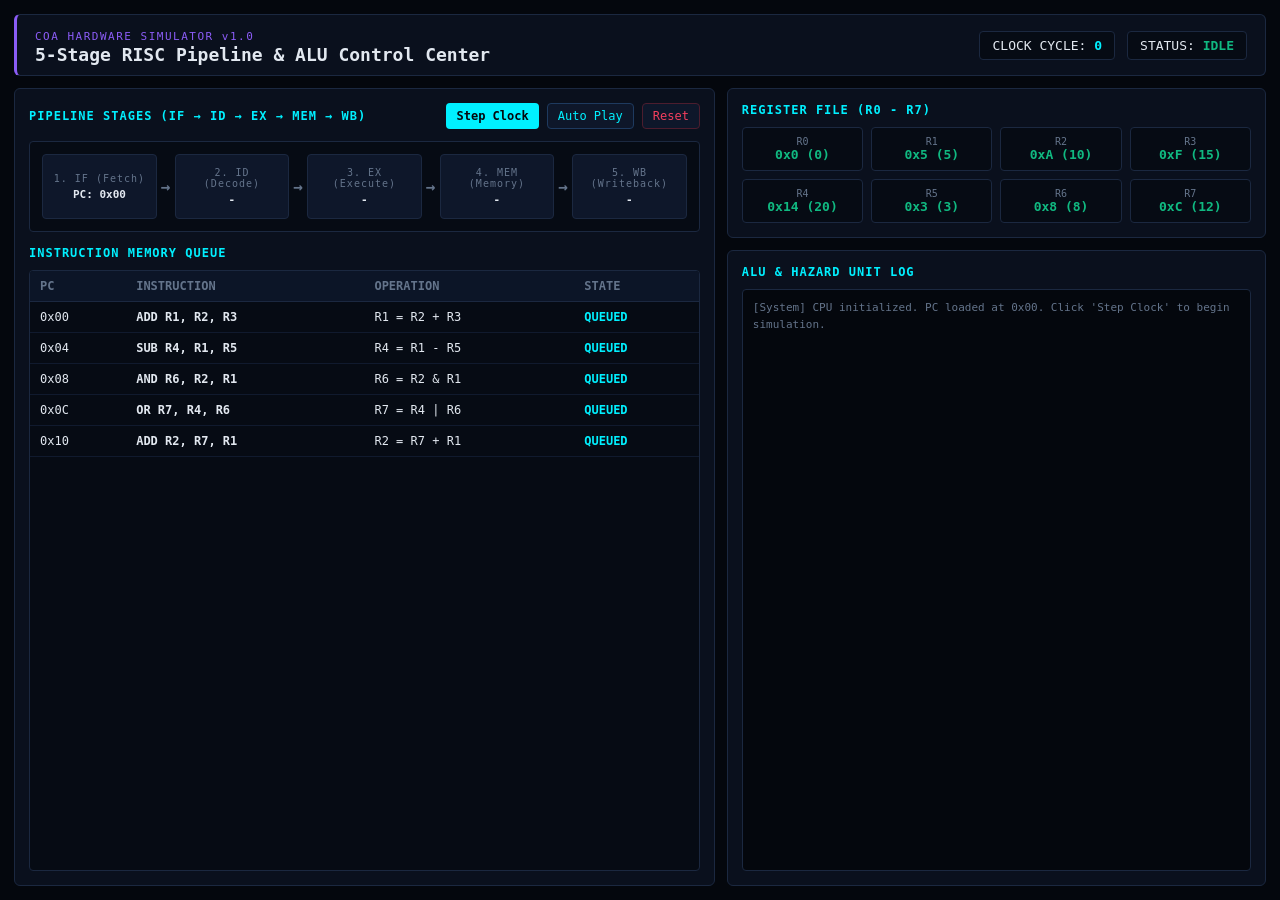
<file: CPU-pipeline-project/index.html>
<!DOCTYPE html>
<html lang="en">
<head>
  <meta charset="UTF-8" />
  <meta name="viewport" content="width=device-width, initial-scale=1.0" />
  <title>CPU Pipeline & Instruction Fetch Simulator</title>
  <link rel="stylesheet" href="style.css" />
</head>
<body>
  <div class="hud-container">
    <!-- Header -->
    <header class="hud-header">
      <div class="title-group">
        <span class="badge">COA HARDWARE SIMULATOR v1.0</span>
        <h1>5-Stage RISC Pipeline & ALU Control Center</h1>
      </div>
      <div class="status-pills">
        <div class="pill">CLOCK CYCLE: <span id="clock-cycle" class="cyan">0</span></div>
        <div class="pill">STATUS: <span id="sim-status" class="emerald">IDLE</span></div>
      </div>
    </header>

    <!-- Workspace Grid -->
    <main class="workspace">
      <!-- Left Column: Pipeline Datapath & Stages -->
      <section class="left-col">
        <div class="card flex-card">
          <div class="card-header-row">
            <h3>PIPELINE STAGES (IF → ID → EX → MEM → WB)</h3>
            <div class="controls">
              <button onclick="stepClock()" class="action-btn primary">Step Clock</button>
              <button onclick="toggleAutoRun()" id="auto-btn" class="action-btn">Auto Play</button>
              <button onclick="resetPipeline()" class="action-btn danger">Reset</button>
            </div>
          </div>
          
          <div class="pipeline-datapath">
            <div class="stage-box" id="stage-if">
              <span class="st-title">1. IF (Fetch)</span>
              <div class="st-content" id="content-if">PC: 0x00</div>
            </div>
            <div class="pipeline-connector">→</div>
            <div class="stage-box" id="stage-id">
              <span class="st-title">2. ID (Decode)</span>
              <div class="st-content" id="content-id">-</div>
            </div>
            <div class="pipeline-connector">→</div>
            <div class="stage-box" id="stage-ex">
              <span class="st-title">3. EX (Execute)</span>
              <div class="st-content" id="content-ex">-</div>
            </div>
            <div class="pipeline-connector">→</div>
            <div class="stage-box" id="stage-mem">
              <span class="st-title">4. MEM (Memory)</span>
              <div class="st-content" id="content-mem">-</div>
            </div>
            <div class="pipeline-connector">→</div>
            <div class="stage-box" id="stage-wb">
              <span class="st-title">5. WB (Writeback)</span>
              <div class="st-content" id="content-wb">-</div>
            </div>
          </div>

          <h3>INSTRUCTION MEMORY QUEUE</h3>
          <div class="instruction-list-wrapper">
            <table class="inst-table">
              <thead>
                <tr>
                  <th>PC</th>
                  <th>INSTRUCTION</th>
                  <th>OPERATION</th>
                  <th>STATE</th>
                </tr>
              </thead>
              <tbody id="instruction-tbody">
                <!-- Injected dynamically -->
              </tbody>
            </table>
          </div>
        </div>
      </section>

      <!-- Right Column: Registers & ALU Console -->
      <section class="right-col">
        <!-- Registers Card -->
        <div class="card">
          <h3>REGISTER FILE (R0 - R7)</h3>
          <div class="reg-grid" id="reg-grid">
            <!-- Dynamically injected registers -->
          </div>
        </div>

        <!-- ALU & Hazard Console -->
        <div class="card flex-card">
          <h3>ALU & HAZARD UNIT LOG</h3>
          <div id="alu-logs" class="alu-logs">
            <div class="log-line">[System] CPU initialized. PC loaded at 0x00. Click 'Step Clock' to begin simulation.</div>
          </div>
        </div>
      </section>
    </main>
  </div>

  <script src="script.js"></script>
</body>
</html>
</file>
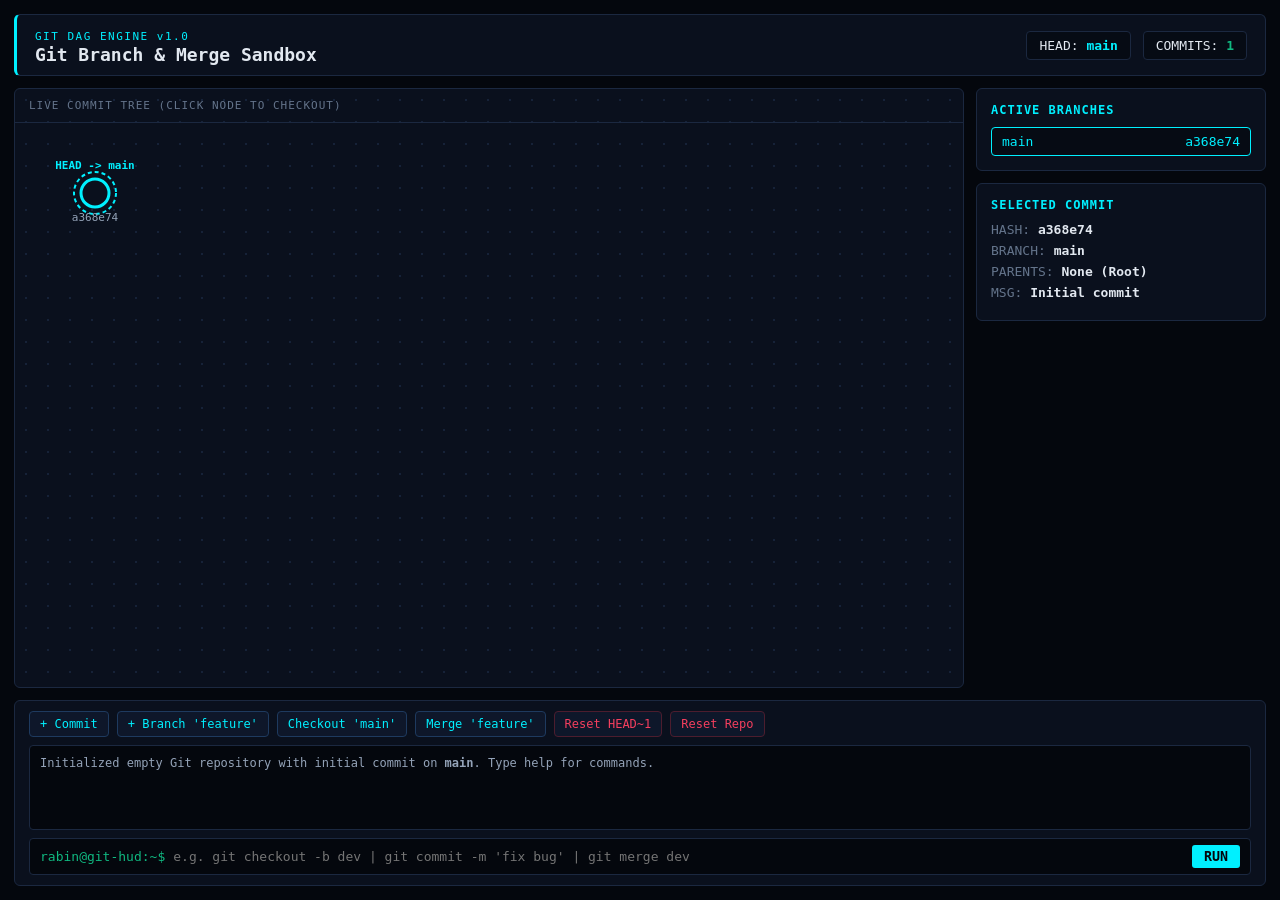
<file: git/index.html>
<!DOCTYPE html>
<html lang="en">
<head>
  <meta charset="UTF-8" />
  <meta name="viewport" content="width=device-width, initial-scale=1.0" />
  <title>Git Branch & Merge Sandbox</title>
  <link rel="stylesheet" href="style.css" />
</head>
<body>
  <div class="hud-container">
    <!-- Top Header -->
    <header class="hud-header">
      <div class="title-group">
        <span class="badge">GIT DAG ENGINE v1.0</span>
        <h1>Git Branch & Merge Sandbox</h1>
      </div>
      <div class="status-pills">
        <div class="pill">HEAD: <span id="head-status" class="cyan">main</span></div>
        <div class="pill">COMMITS: <span id="commit-count" class="emerald">1</span></div>
      </div>
    </header>

    <!-- Main Workspace -->
    <main class="workspace">
      <!-- Visual Commit Graph -->
      <section class="graph-panel">
        <div class="panel-label">LIVE COMMIT TREE (CLICK NODE TO CHECKOUT)</div>
        <div class="svg-wrapper">
          <svg id="git-graph" width="100%" height="100%"></svg>
        </div>
      </section>

      <!-- Inspector & Branches -->
      <aside class="inspector-panel">
        <div class="card">
          <h3>ACTIVE BRANCHES</h3>
          <ul id="branch-list" class="branch-list"></ul>
        </div>
        <div class="card">
          <h3>SELECTED COMMIT</h3>
          <div id="commit-details" class="commit-details">
            <p><span>HASH:</span> <strong id="det-hash">-</strong></p>
            <p><span>BRANCH:</span> <strong id="det-branch">-</strong></p>
            <p><span>PARENTS:</span> <strong id="det-parents">-</strong></p>
            <p><span>MSG:</span> <strong id="det-msg">-</strong></p>
          </div>
        </div>
      </aside>
    </main>

    <!-- Quick Action Bar + Terminal -->
    <footer class="terminal-panel">
      <div class="quick-actions">
        <button onclick="runQuickCmd('git commit -m &quot;feat: update module&quot;')">+ Commit</button>
        <button onclick="runQuickCmd('git checkout -b feature')">+ Branch 'feature'</button>
        <button onclick="runQuickCmd('git checkout main')">Checkout 'main'</button>
        <button onclick="runQuickCmd('git merge feature')">Merge 'feature'</button>
        <button onclick="runQuickCmd('git reset --hard HEAD~1')" class="danger">Reset HEAD~1</button>
        <button onclick="runQuickCmd('git init')" class="danger">Reset Repo</button>
      </div>
      <div id="terminal-output" class="terminal-output">
        <div class="log-info">Initialized empty Git repository with initial commit on <b>main</b>. Type <code>help</code> for commands.</div>
      </div>
      <form id="terminal-form" class="terminal-input-row">
        <span class="prompt">rabin@git-hud:~$</span>
        <input type="text" id="cmd-input" placeholder="e.g. git checkout -b dev | git commit -m 'fix bug' | git merge dev" autocomplete="off" />
        <button type="submit">RUN</button>
      </form>
    </footer>
  </div>

  <script src="script.js"></script>
</body>
</html>
</file>
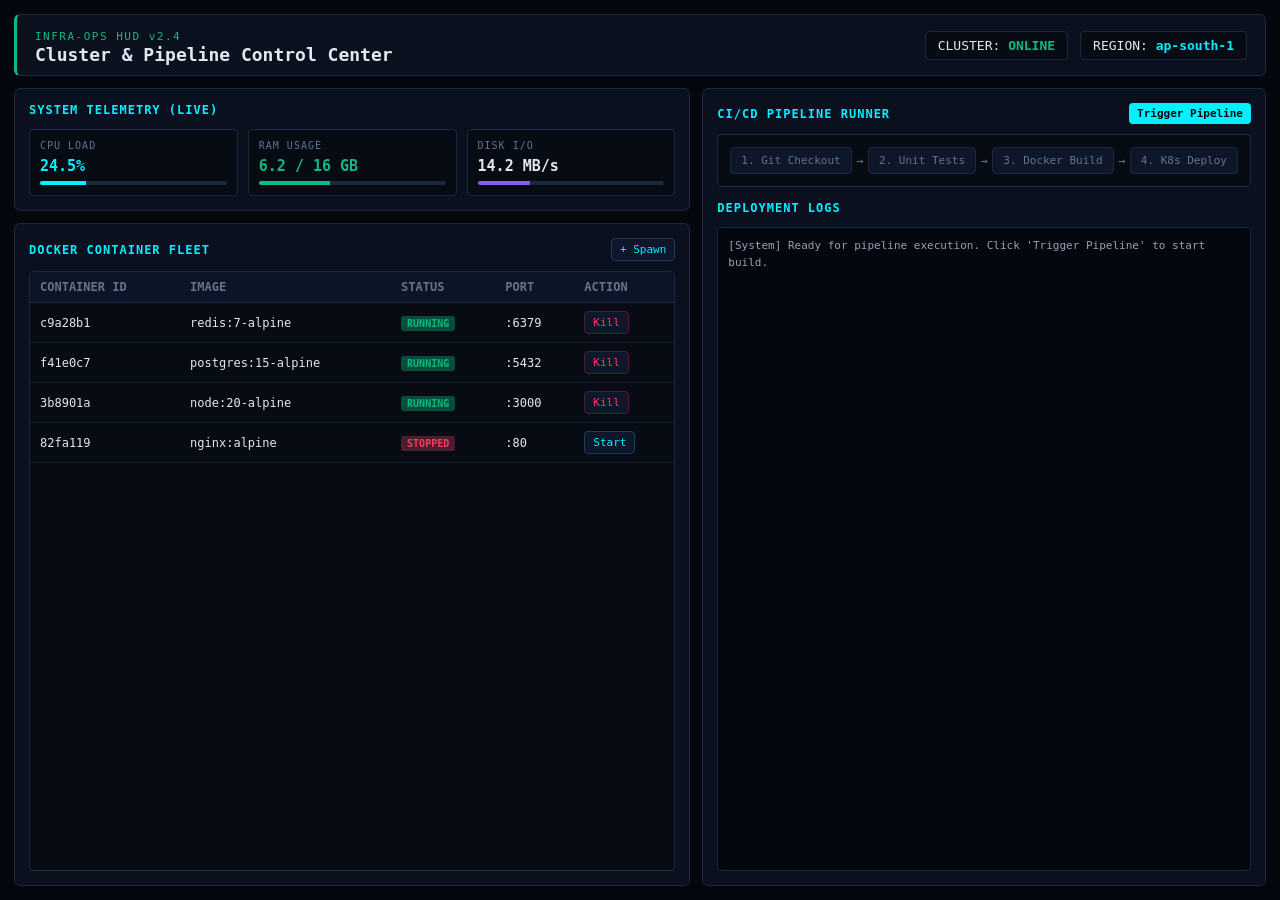
<file: devops-dashboard/CD Pipeline Dashboard/index.html>
<!DOCTYPE html>
<html lang="en">
<head>
  <meta charset="UTF-8" />
  <meta name="viewport" content="width=device-width, initial-scale=1.0" />
  <title>DevOps System Monitor & CI/CD Pipeline HUD</title>
  <link rel="stylesheet" href="style.css" />
</head>
<body>
  <div class="hud-container">
    <!-- Header -->
    <header class="hud-header">
      <div class="title-group">
        <span class="badge">INFRA-OPS HUD v2.4</span>
        <h1>Cluster & Pipeline Control Center</h1>
      </div>
      <div class="status-pills">
        <div class="pill">CLUSTER: <span class="emerald">ONLINE</span></div>
        <div class="pill">REGION: <span class="cyan">ap-south-1</span></div>
      </div>
    </header>

    <!-- Main Grid Workspace -->
    <main class="workspace">
      <!-- Left Column: Telemetry & Containers -->
      <section class="left-col">
        <!-- Telemetry Gauges -->
        <div class="card">
          <h3>SYSTEM TELEMETRY (LIVE)</h3>
          <div class="metrics-grid">
            <div class="metric-box">
              <span class="label">CPU LOAD</span>
              <span id="metric-cpu" class="value cyan">24.5%</span>
              <div class="bar-bg"><div id="bar-cpu" class="bar-fill cyan-fill" style="width: 24.5%;"></div></div>
            </div>
            <div class="metric-box">
              <span class="label">RAM USAGE</span>
              <span id="metric-ram" class="value emerald">6.2 / 16 GB</span>
              <div class="bar-bg"><div id="bar-ram" class="bar-fill emerald-fill" style="width: 38%;"></div></div>
            </div>
            <div class="metric-box">
              <span class="label">DISK I/O</span>
              <span id="metric-disk" class="value violet">14.2 MB/s</span>
              <div class="bar-bg"><div id="bar-disk" class="bar-fill violet-fill" style="width: 28%;"></div></div>
            </div>
          </div>
        </div>

        <!-- Docker Fleet -->
        <div class="card flex-card">
          <div class="card-header-row">
            <h3>DOCKER CONTAINER FLEET</h3>
            <button onclick="spawnContainer()" class="action-btn">+ Spawn</button>
          </div>
          <div class="container-table-wrapper">
            <table class="container-table">
              <thead>
                <tr>
                  <th>CONTAINER ID</th>
                  <th>IMAGE</th>
                  <th>STATUS</th>
                  <th>PORT</th>
                  <th>ACTION</th>
                </tr>
              </thead>
              <tbody id="container-tbody">
                <!-- Dynamically injected -->
              </tbody>
            </table>
          </div>
        </div>
      </section>

      <!-- Right Column: CI/CD Pipeline & Build Logs -->
      <section class="right-col">
        <div class="card flex-card">
          <div class="card-header-row">
            <h3>CI/CD PIPELINE RUNNER</h3>
            <button onclick="triggerPipeline()" id="pipeline-btn" class="action-btn primary">Trigger Pipeline</button>
          </div>
          <div class="pipeline-stages">
            <div id="stage-git" class="stage-node">1. Git Checkout</div>
            <div class="stage-arrow">→</div>
            <div id="stage-test" class="stage-node">2. Unit Tests</div>
            <div class="stage-arrow">→</div>
            <div id="stage-build" class="stage-node">3. Docker Build</div>
            <div class="stage-arrow">→</div>
            <div id="stage-deploy" class="stage-node">4. K8s Deploy</div>
          </div>

          <h3>DEPLOYMENT LOGS</h3>
          <div id="build-logs" class="build-logs">
            <div class="log-line info">[System] Ready for pipeline execution. Click 'Trigger Pipeline' to start build.</div>
          </div>
        </div>
      </section>
    </main>
  </div>

  <script src="script.js"></script>
</body>
</html>
</file>
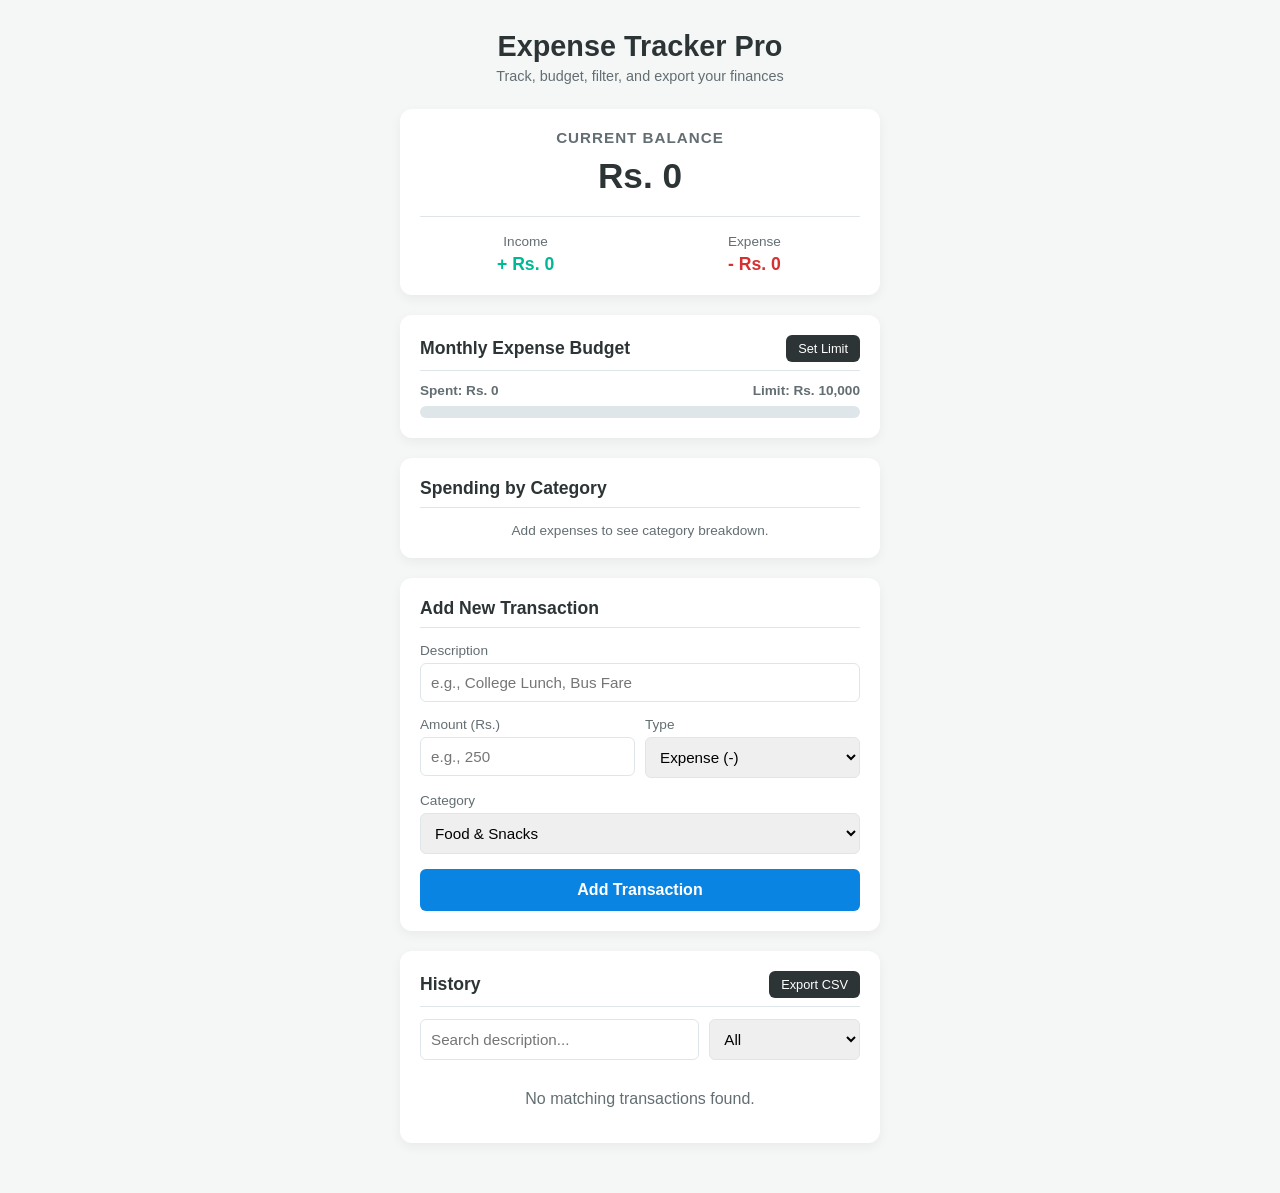
<file: Expensetracker/expense-tracker.html>
<!DOCTYPE html>
<html lang="en">
<head>
  <meta charset="UTF-8">
  <meta name="viewport" content="width=device-width, initial-scale=1.0">
  <title>Pro Expense Tracker</title>
  <link rel="stylesheet" href="expense-tracker.css">
</head>
<body>

  <div class="container">
    <header>
      <h1>Expense Tracker Pro</h1>
      <p>Track, budget, filter, and export your finances</p>
    </header>

    <!-- Balance Summary Card -->
    <section class="balance-card">
      <h2>Current Balance</h2>
      <p class="total-amount">Rs. 0</p>
      
      <div class="summary-boxes">
        <div class="box income">
          <span>Income</span>
          <p>+ Rs. 0</p>
        </div>
        <div class="box expense">
          <span>Expense</span>
          <p>- Rs. 0</p>
        </div>
      </div>
    </section>

    <!-- Monthly Budget Limit Card -->
    <section class="budget-card">
      <div class="budget-header">
        <h3>Monthly Expense Budget</h3>
        <button id="set-budget-btn" class="btn-small">Set Limit</button>
      </div>
      <div class="budget-info">
        <span id="budget-spent">Spent: Rs. 0</span>
        <span id="budget-limit">Limit: Rs. 10,000</span>
      </div>
      <div class="progress-track">
        <div class="progress-fill" id="budget-bar"></div>
      </div>
      <p id="budget-warning" class="budget-warning hidden">⚠️ You have exceeded your monthly budget limit!</p>
    </section>

    <!-- Category Breakdown Chart -->
    <section class="chart-card">
      <h3>Spending by Category</h3>
      <div id="category-bars" class="category-bars">
        <p class="empty-msg">Add expenses to see category breakdown.</p>
      </div>
    </section>

    <!-- Add / Edit Transaction Form -->
    <section class="form-section">
      <h3 id="form-heading">Add New Transaction</h3>
      <form id="transaction-form">
        <div class="form-group">
          <label for="title">Description</label>
          <input type="text" id="title" placeholder="e.g., College Lunch, Bus Fare" required>
        </div>

        <div class="form-row">
          <div class="form-group">
            <label for="amount">Amount (Rs.)</label>
            <input type="number" id="amount" placeholder="e.g., 250" min="1" required>
          </div>
          
          <div class="form-group">
            <label for="type">Type</label>
            <select id="type">
              <option value="expense">Expense (-)</option>
              <option value="income">Income (+)</option>
            </select>
          </div>
        </div>

        <div class="form-group">
          <label for="category">Category</label>
          <select id="category">
            <option value="Food & Snacks">Food & Snacks</option>
            <option value="Transport">Transport</option>
            <option value="Bills & Recharge">Bills & Recharge</option>
            <option value="Study & Books">Study & Books</option>
            <option value="Salary / Freelance">Salary / Freelance</option>
            <option value="Other">Other</option>
          </select>
        </div>

        <div class="form-actions">
          <button type="submit" class="btn" id="submit-btn">Add Transaction</button>
          <button type="button" class="btn btn-cancel hidden" id="cancel-edit-btn">Cancel</button>
        </div>
      </form>
    </section>

    <!-- Transaction History & Controls -->
    <section class="history-section">
      <div class="history-header">
        <h3>History</h3>
        <button id="export-btn" class="btn-small">Export CSV</button>
      </div>

      <div class="filter-bar">
        <input type="text" id="search-input" placeholder="Search description...">
        <select id="filter-type">
          <option value="all">All</option>
          <option value="income">Income</option>
          <option value="expense">Expense</option>
        </select>
      </div>

      <ul class="transaction-list"></ul>
    </section>
  </div>

  <script src="expense-tracker.js"></script>
</body>
</html>
</file>
<file: CPU-pipeline-project/style.css>
:root {
  --bg: #04070d;
  --panel: #0a101d;
  --border: #1b2840;
  --cyan: #00f0ff;
  --emerald: #10b981;
  --violet: #8b5cf6;
  --rose: #f43f5e;
  --amber: #f59e0b;
  --text: #e2e8f0;
  --muted: #64748b;
}

* {
  box-sizing: border-box;
  margin: 0;
  padding: 0;
  font-family: 'Segoe UI', Consolas, monospace;
}

body {
  background-color: var(--bg);
  color: var(--text);
  height: 100vh;
  display: flex;
  flex-direction: column;
  overflow: hidden;
}

.hud-container {
  display: flex;
  flex-direction: column;
  height: 100%;
  padding: 14px;
  gap: 12px;
}

/* Header */
.hud-header {
  display: flex;
  justify-content: space-between;
  align-items: center;
  background: var(--panel);
  border: 1px solid var(--border);
  border-left: 3px solid var(--violet);
  padding: 10px 18px;
  border-radius: 6px;
}

.badge {
  font-size: 11px;
  letter-spacing: 1.5px;
  color: var(--violet);
}

.hud-header h1 {
  font-size: 18px;
  font-weight: 600;
}

.status-pills {
  display: flex;
  gap: 12px;
}

.pill {
  background: #060b14;
  border: 1px solid var(--border);
  padding: 6px 12px;
  border-radius: 4px;
  font-size: 13px;
}

.cyan { color: var(--cyan); font-weight: bold; }
.emerald { color: var(--emerald); font-weight: bold; }

/* Workspace Grid */
.workspace {
  display: grid;
  grid-template-columns: 1.3fr 1fr;
  gap: 12px;
  flex: 1;
  min-height: 0;
}

.left-col, .right-col {
  display: flex;
  flex-direction: column;
  gap: 12px;
}

.card {
  background: var(--panel);
  border: 1px solid var(--border);
  border-radius: 6px;
  padding: 14px;
}

.flex-card {
  flex: 1;
  display: flex;
  flex-direction: column;
}

.card h3 {
  font-size: 12px;
  letter-spacing: 1px;
  color: var(--cyan);
  margin-bottom: 10px;
}

.card-header-row {
  display: flex;
  justify-content: space-between;
  align-items: center;
  margin-bottom: 12px;
}

.card-header-row h3 {
  margin-bottom: 0;
}

.controls {
  display: flex;
  gap: 8px;
}

.action-btn {
  background: #0e172a;
  color: var(--cyan);
  border: 1px solid #1e3a5f;
  padding: 5px 10px;
  border-radius: 4px;
  font-size: 12px;
  cursor: pointer;
}

.action-btn:hover { background: #162542; }
.action-btn.primary { background: var(--cyan); color: #04070d; font-weight: bold; border: none; }
.action-btn.danger { color: var(--rose); border-color: #4c1d2e; }

/* Pipeline Datapath */
.pipeline-datapath {
  display: flex;
  align-items: center;
  justify-content: space-between;
  background: #060b14;
  border: 1px solid var(--border);
  padding: 12px;
  border-radius: 4px;
  margin-bottom: 14px;
}

.stage-box {
  flex: 1;
  background: #0e172a;
  border: 1px solid var(--border);
  border-radius: 4px;
  padding: 8px;
  text-align: center;
  min-height: 65px;
  display: flex;
  flex-direction: column;
  justify-content: center;
}

.stage-box.active {
  border-color: var(--violet);
  background: #17112c;
}

.st-title {
  font-size: 10px;
  color: var(--muted);
  letter-spacing: 1px;
  margin-bottom: 4px;
}

.st-content {
  font-size: 11px;
  color: var(--text);
  font-weight: bold;
}

.pipeline-connector {
  color: var(--muted);
  padding: 0 4px;
  font-weight: bold;
}

/* Instruction Table */
.instruction-list-wrapper {
  flex: 1;
  overflow-y: auto;
  border: 1px solid var(--border);
  border-radius: 4px;
  background: #060b14;
}

.inst-table {
  width: 100%;
  border-collapse: collapse;
  font-size: 12px;
  text-align: left;
}

.inst-table th {
  background: #0c1527;
  color: var(--muted);
  padding: 8px 10px;
  font-weight: 600;
  border-bottom: 1px solid var(--border);
}

.inst-table td {
  padding: 8px 10px;
  border-bottom: 1px solid #101a2e;
}

/* Registers Grid */
.reg-grid {
  display: grid;
  grid-template-columns: repeat(4, 1fr);
  gap: 8px;
}

.reg-box {
  background: #060b14;
  border: 1px solid var(--border);
  padding: 8px;
  border-radius: 4px;
  display: flex;
  flex-direction: column;
  align-items: center;
}

.reg-name {
  font-size: 10px;
  color: var(--muted);
}

.reg-val {
  font-size: 13px;
  color: var(--emerald);
  font-weight: bold;
}

/* ALU Logs */
.alu-logs {
  flex: 1;
  background: #04070d;
  border: 1px solid var(--border);
  border-radius: 4px;
  padding: 10px;
  font-size: 11px;
  line-height: 1.5;
  overflow-y: auto;
  min-height: 130px;
}

.log-line { color: var(--muted); }
.log-line.info { color: #94a3b8; }
.log-line.success { color: var(--emerald); }
.log-line.warn { color: var(--amber); }
</file>
<file: git/style.css>
:root {
  --bg: #04070d;
  --panel: #0a101d;
  --border: #1b2840;
  --cyan: #00f0ff;
  --emerald: #10b981;
  --violet: #8b5cf6;
  --rose: #f43f5e;
  --text: #e2e8f0;
  --muted: #64748b;
}

* {
  box-sizing: border-box;
  margin: 0;
  padding: 0;
  font-family: 'Segoe UI', Consolas, monospace;
}

body {
  background-color: var(--bg);
  color: var(--text);
  height: 100vh;
  display: flex;
  flex-direction: column;
  overflow: hidden;
}

.hud-container {
  display: flex;
  flex-direction: column;
  height: 100%;
  padding: 14px;
  gap: 12px;
}

/* Header */
.hud-header {
  display: flex;
  justify-content: space-between;
  align-items: center;
  background: var(--panel);
  border: 1px solid var(--border);
  border-left: 3px solid var(--cyan);
  padding: 10px 18px;
  border-radius: 6px;
}

.badge {
  font-size: 11px;
  letter-spacing: 1.5px;
  color: var(--cyan);
}

.hud-header h1 {
  font-size: 18px;
  font-weight: 600;
}

.status-pills {
  display: flex;
  gap: 12px;
}

.pill {
  background: #060b14;
  border: 1px solid var(--border);
  padding: 6px 12px;
  border-radius: 4px;
  font-size: 13px;
}

.cyan { color: var(--cyan); font-weight: bold; }
.emerald { color: var(--emerald); font-weight: bold; }

/* Workspace */
.workspace {
  display: grid;
  grid-template-columns: 1fr 290px;
  gap: 12px;
  flex: 1;
  min-height: 0;
}

.graph-panel {
  background: var(--panel);
  border: 1px solid var(--border);
  border-radius: 6px;
  position: relative;
  display: flex;
  flex-direction: column;
  background-image: radial-gradient(#162238 1px, transparent 1px);
  background-size: 22px 22px;
}

.panel-label {
  font-size: 11px;
  letter-spacing: 1px;
  color: var(--muted);
  padding: 10px 14px;
  border-bottom: 1px solid var(--border);
}

.svg-wrapper {
  flex: 1;
  overflow: auto;
}

/* Inspector */
.inspector-panel {
  display: flex;
  flex-direction: column;
  gap: 12px;
}

.card {
  background: var(--panel);
  border: 1px solid var(--border);
  border-radius: 6px;
  padding: 14px;
}

.card h3 {
  font-size: 12px;
  letter-spacing: 1px;
  color: var(--cyan);
  margin-bottom: 10px;
}

.branch-list {
  list-style: none;
  display: flex;
  flex-direction: column;
  gap: 6px;
}

.branch-list li {
  display: flex;
  justify-content: space-between;
  padding: 6px 10px;
  background: #060b14;
  border: 1px solid var(--border);
  border-radius: 4px;
  font-size: 13px;
  cursor: pointer;
}

.branch-list li.active {
  border-color: var(--cyan);
  color: var(--cyan);
}

.commit-details p {
  font-size: 13px;
  margin-bottom: 6px;
  color: var(--muted);
}

.commit-details strong {
  color: var(--text);
}

/* Terminal */
.terminal-panel {
  background: var(--panel);
  border: 1px solid var(--border);
  border-radius: 6px;
  padding: 10px 14px;
  display: flex;
  flex-direction: column;
  gap: 8px;
}

.quick-actions {
  display: flex;
  flex-wrap: wrap;
  gap: 8px;
}

.quick-actions button {
  background: #0e172a;
  color: var(--cyan);
  border: 1px solid #1e3a5f;
  padding: 5px 10px;
  border-radius: 4px;
  font-size: 12px;
  cursor: pointer;
}

.quick-actions button:hover {
  background: #162542;
}

.quick-actions button.danger {
  color: var(--rose);
  border-color: #4c1d2e;
}

.terminal-output {
  height: 85px;
  overflow-y: auto;
  background: #04070d;
  border: 1px solid var(--border);
  padding: 8px 10px;
  font-size: 12px;
  line-height: 1.5;
  border-radius: 4px;
}

.log-info { color: #94a3b8; }
.log-success { color: var(--emerald); }
.log-error { color: var(--rose); }

.terminal-input-row {
  display: flex;
  align-items: center;
  gap: 8px;
  background: #04070d;
  border: 1px solid var(--border);
  padding: 6px 10px;
  border-radius: 4px;
}

.prompt {
  color: var(--emerald);
  font-size: 13px;
}

#cmd-input {
  flex: 1;
  background: transparent;
  border: none;
  color: var(--text);
  font-size: 13px;
  outline: none;
}

.terminal-input-row button {
  background: var(--cyan);
  color: #04070d;
  border: none;
  padding: 4px 12px;
  font-weight: bold;
  border-radius: 3px;
  cursor: pointer;
}
</file>
<file: devops-dashboard/CD Pipeline Dashboard/style.css>
:root {
  --bg: #04070d;
  --panel: #0a101d;
  --border: #1b2840;
  --cyan: #00f0ff;
  --emerald: #10b981;
  --violet: #8b5cf6;
  --rose: #f43f5e;
  --amber: #f59e0b;
  --text: #e2e8f0;
  --muted: #64748b;
}

* {
  box-sizing: border-box;
  margin: 0;
  padding: 0;
  font-family: 'Segoe UI', Consolas, monospace;
}

body {
  background-color: var(--bg);
  color: var(--text);
  height: 100vh;
  display: flex;
  flex-direction: column;
  overflow: hidden;
}

.hud-container {
  display: flex;
  flex-direction: column;
  height: 100%;
  padding: 14px;
  gap: 12px;
}

/* Header */
.hud-header {
  display: flex;
  justify-content: space-between;
  align-items: center;
  background: var(--panel);
  border: 1px solid var(--border);
  border-left: 3px solid var(--emerald);
  padding: 10px 18px;
  border-radius: 6px;
}

.badge {
  font-size: 11px;
  letter-spacing: 1.5px;
  color: var(--emerald);
}

.hud-header h1 {
  font-size: 18px;
  font-weight: 600;
}

.status-pills {
  display: flex;
  gap: 12px;
}

.pill {
  background: #060b14;
  border: 1px solid var(--border);
  padding: 6px 12px;
  border-radius: 4px;
  font-size: 13px;
}

.cyan { color: var(--cyan); font-weight: bold; }
.emerald { color: var(--emerald); font-weight: bold; }

/* Workspace Grid */
.workspace {
  display: grid;
  grid-template-columns: 1.2fr 1fr;
  gap: 12px;
  flex: 1;
  min-height: 0;
}

.left-col, .right-col {
  display: flex;
  flex-direction: column;
  gap: 12px;
}

.card {
  background: var(--panel);
  border: 1px solid var(--border);
  border-radius: 6px;
  padding: 14px;
}

.flex-card {
  flex: 1;
  display: flex;
  flex-direction: column;
}

.card h3 {
  font-size: 12px;
  letter-spacing: 1px;
  color: var(--cyan);
  margin-bottom: 12px;
}

.card-header-row {
  display: flex;
  justify-content: space-between;
  align-items: center;
  margin-bottom: 10px;
}

.card-header-row h3 {
  margin-bottom: 0;
}

/* Telemetry Gauges */
.metrics-grid {
  display: grid;
  grid-template-columns: repeat(3, 1fr);
  gap: 10px;
}

.metric-box {
  background: #060b14;
  border: 1px solid var(--border);
  padding: 10px;
  border-radius: 4px;
  display: flex;
  flex-direction: column;
  gap: 6px;
}

.metric-box .label {
  font-size: 10px;
  color: var(--muted);
  letter-spacing: 1px;
}

.metric-box .value {
  font-size: 15px;
  font-weight: bold;
}

.bar-bg {
  height: 4px;
  background: #1b2840;
  border-radius: 2px;
  overflow: hidden;
}

.bar-fill {
  height: 100%;
  transition: width 0.5s ease;
}

.cyan-fill { background: var(--cyan); }
.emerald-fill { background: var(--emerald); }
.violet-fill { background: var(--violet); }

/* Docker Table */
.container-table-wrapper {
  flex: 1;
  overflow-y: auto;
  border: 1px solid var(--border);
  border-radius: 4px;
  background: #060b14;
}

.container-table {
  width: 100%;
  border-collapse: collapse;
  font-size: 12px;
  text-align: left;
}

.container-table th {
  background: #0c1527;
  color: var(--muted);
  padding: 8px 10px;
  font-weight: 600;
  border-bottom: 1px solid var(--border);
}

.container-table td {
  padding: 8px 10px;
  border-bottom: 1px solid #101a2e;
}

.status-badge {
  padding: 2px 6px;
  border-radius: 3px;
  font-size: 10px;
  font-weight: bold;
}

.status-running { background: #064e3b; color: var(--emerald); }
.status-stopped { background: #4c1d2e; color: var(--rose); }

.action-btn {
  background: #0e172a;
  color: var(--cyan);
  border: 1px solid #1e3a5f;
  padding: 4px 8px;
  border-radius: 4px;
  font-size: 11px;
  cursor: pointer;
}

.action-btn:hover { background: #162542; }
.action-btn.primary { background: var(--cyan); color: #04070d; font-weight: bold; border: none; }
.action-btn.danger { color: var(--rose); border-color: #4c1d2e; }

/* Pipeline Stages */
.pipeline-stages {
  display: flex;
  align-items: center;
  justify-content: space-between;
  background: #060b14;
  border: 1px solid var(--border);
  padding: 12px;
  border-radius: 4px;
  margin-bottom: 14px;
}

.stage-node {
  font-size: 11px;
  padding: 6px 10px;
  background: #0e172a;
  border: 1px solid var(--border);
  border-radius: 4px;
  color: var(--muted);
}

.stage-node.active {
  border-color: var(--amber);
  color: var(--amber);
  animation: pulse 1.5s infinite;
}

.stage-node.success {
  border-color: var(--emerald);
  color: var(--emerald);
  background: #064e3b22;
}

.stage-arrow {
  color: var(--muted);
  font-size: 12px;
}

@keyframes pulse {
  0% { opacity: 0.6; }
  50% { opacity: 1; }
  100% { opacity: 0.6; }
}

/* Build Logs */
.build-logs {
  flex: 1;
  background: #04070d;
  border: 1px solid var(--border);
  border-radius: 4px;
  padding: 10px;
  font-size: 11px;
  line-height: 1.5;
  overflow-y: auto;
  min-height: 140px;
}

.log-line { color: var(--muted); }
.log-line.info { color: #94a3b8; }
.log-line.success { color: var(--emerald); }
.log-line.warn { color: var(--amber); }
.log-line.error { color: var(--rose); }
</file>
<file: Expensetracker/expense-tracker.css>
:root {
  --bg-color: #f4f7f6;
  --card-bg: #ffffff;
  --text-main: #2d3436;
  --text-muted: #636e72;
  --primary: #0984e3;
  --primary-hover: #0770c2;
  --warning: #e17055;
  --green: #00b894;
  --red: #d63031;
  --border-color: #dfe6e9;
}

* {
  box-sizing: border-box;
  margin: 0;
  padding: 0;
  font-family: 'Segoe UI', Tahoma, Geneva, Verdana, sans-serif;
}

body {
  background-color: var(--bg-color);
  color: var(--text-main);
  display: flex;
  justify-content: center;
  padding: 30px 15px;
}

.container {
  width: 100%;
  max-width: 480px;
}

header {
  text-align: center;
  margin-bottom: 25px;
}

header h1 {
  font-size: 1.8rem;
  margin-bottom: 5px;
}

header p {
  color: var(--text-muted);
  font-size: 0.9rem;
}

.balance-card, .budget-card, .chart-card, .form-section, .history-section {
  background: var(--card-bg);
  padding: 20px;
  border-radius: 12px;
  box-shadow: 0 4px 12px rgba(0, 0, 0, 0.05);
  margin-bottom: 20px;
}

.balance-card {
  text-align: center;
}

.balance-card h2 {
  font-size: 0.95rem;
  text-transform: uppercase;
  color: var(--text-muted);
  letter-spacing: 1px;
}

.total-amount {
  font-size: 2.2rem;
  font-weight: bold;
  margin: 10px 0 20px;
}

.summary-boxes {
  display: flex;
  justify-content: space-between;
  border-top: 1px solid var(--border-color);
  padding-top: 15px;
}

.box { width: 48%; }
.box span { font-size: 0.85rem; color: var(--text-muted); }
.box p { font-size: 1.1rem; font-weight: bold; margin-top: 4px; }
.box.income p { color: var(--green); }
.box.expense p { color: var(--red); }

/* Budget Progress Bar */
.budget-header, .history-header {
  display: flex;
  justify-content: space-between;
  align-items: center;
  border-bottom: 1px solid var(--border-color);
  margin-bottom: 12px;
  padding-bottom: 8px;
}

.budget-header h3, .history-header h3 {
  border: none;
  margin: 0;
  padding: 0;
}

.budget-info {
  display: flex;
  justify-content: space-between;
  font-size: 0.85rem;
  color: var(--text-muted);
  margin-bottom: 8px;
  font-weight: 600;
}

.progress-track {
  width: 100%;
  height: 12px;
  background: #dfe6e9;
  border-radius: 999px;
  overflow: hidden;
}

.progress-fill {
  height: 100%;
  width: 0%;
  background: var(--green);
  transition: width 0.3s ease, background-color 0.3s ease;
}

.budget-warning {
  color: var(--red);
  font-size: 0.82rem;
  font-weight: 600;
  margin-top: 8px;
}

/* Category Bars */
.category-bars {
  display: flex;
  flex-direction: column;
  gap: 12px;
}

.cat-row {
  display: flex;
  flex-direction: column;
  gap: 4px;
}

.cat-label {
  display: flex;
  justify-content: space-between;
  font-size: 0.85rem;
  font-weight: 600;
}

.cat-track {
  width: 100%;
  height: 8px;
  background: #f1f2f6;
  border-radius: 999px;
  overflow: hidden;
}

.cat-fill {
  height: 100%;
  background: var(--primary);
  border-radius: 999px;
  transition: width 0.3s ease;
}

.empty-msg {
  font-size: 0.85rem;
  color: var(--text-muted);
  text-align: center;
}

h3 {
  font-size: 1.1rem;
  margin-bottom: 15px;
  border-bottom: 1px solid var(--border-color);
  padding-bottom: 8px;
}

.form-group { margin-bottom: 15px; }
.form-row { display: flex; gap: 10px; }
.form-row .form-group { flex: 1; }

label {
  display: block;
  font-size: 0.85rem;
  margin-bottom: 5px;
  color: var(--text-muted);
}

input, select {
  width: 100%;
  padding: 10px;
  border: 1px solid var(--border-color);
  border-radius: 6px;
  font-size: 0.95rem;
}

input:focus, select:focus {
  outline: none;
  border-color: var(--primary);
}

.form-actions {
  display: flex;
  gap: 10px;
}

.btn {
  width: 100%;
  padding: 12px;
  background-color: var(--primary);
  color: white;
  border: none;
  border-radius: 6px;
  font-size: 1rem;
  font-weight: 600;
  cursor: pointer;
  transition: background 0.2s ease;
}

.btn:hover { background-color: var(--primary-hover); }
.btn.editing { background-color: var(--warning); }
.btn-cancel { background-color: var(--text-muted); width: 40%; }
.hidden { display: none; }

.btn-small {
  background: var(--text-main);
  color: white;
  border: none;
  padding: 6px 12px;
  border-radius: 6px;
  font-size: 0.8rem;
  cursor: pointer;
}

.btn-small:hover { opacity: 0.85; }

.filter-bar {
  display: flex;
  gap: 10px;
  margin-bottom: 15px;
}

.filter-bar input { flex: 2; }
.filter-bar select { flex: 1; }

.transaction-list { list-style: none; }

.item {
  display: flex;
  justify-content: space-between;
  align-items: center;
  padding: 12px;
  background: #fafafa;
  border-radius: 6px;
  margin-bottom: 10px;
  border-right: 5px solid transparent;
}

.item-info {
  display: flex;
  flex-direction: column;
  gap: 4px;
}

.item-title {
  font-weight: 600;
  font-size: 0.95rem;
}

.item-meta {
  font-size: 0.75rem;
  color: var(--text-muted);
}

.badge {
  background: #dfe6e9;
  padding: 2px 6px;
  border-radius: 4px;
  margin-right: 5px;
}

.item-right {
  display: flex;
  align-items: center;
  gap: 8px;
}

.item.plus { border-right-color: var(--green); }
.item.plus .amount { color: var(--green); font-weight: 600; }

.item.minus { border-right-color: var(--red); }
.item.minus .amount { color: var(--red); font-weight: 600; }

.action-btn {
  background: transparent;
  border: none;
  cursor: pointer;
  font-size: 0.9rem;
  opacity: 0.65;
  transition: opacity 0.2s;
}

.action-btn:hover { opacity: 1; }
</file>
